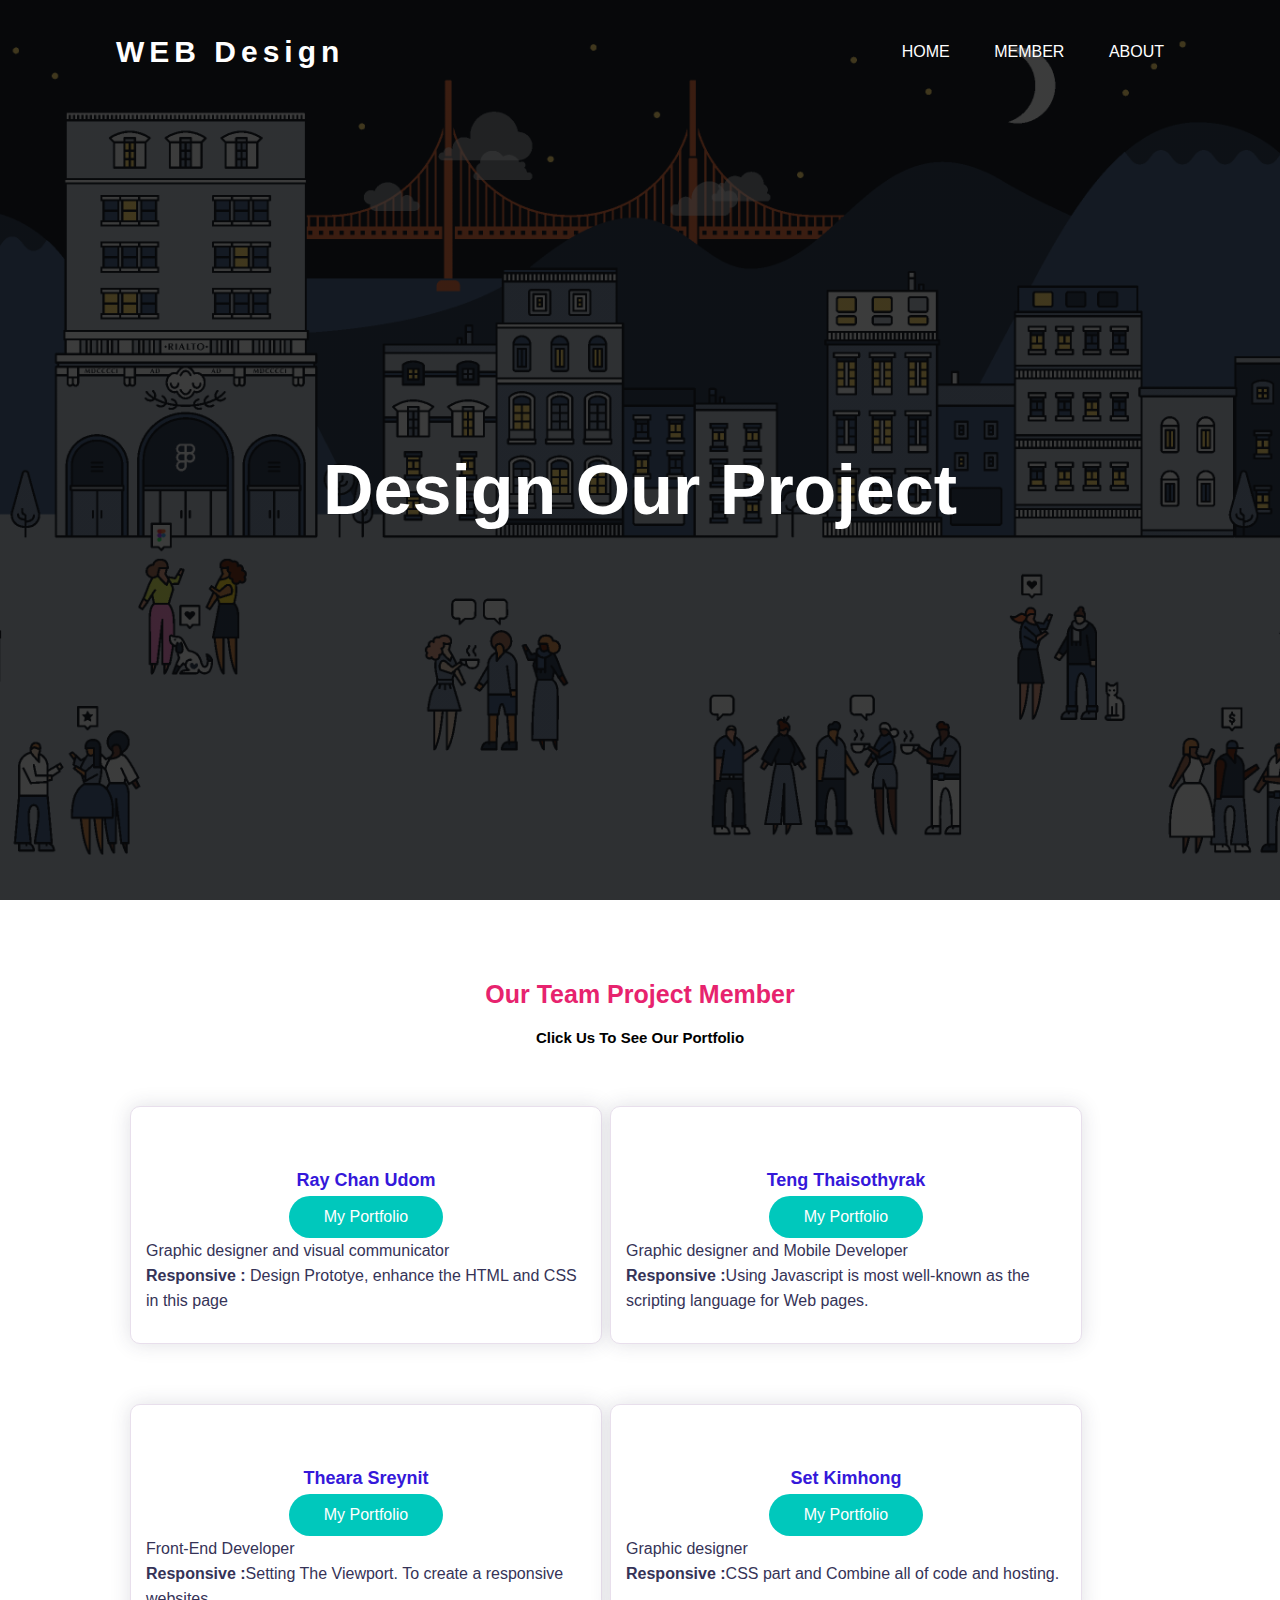
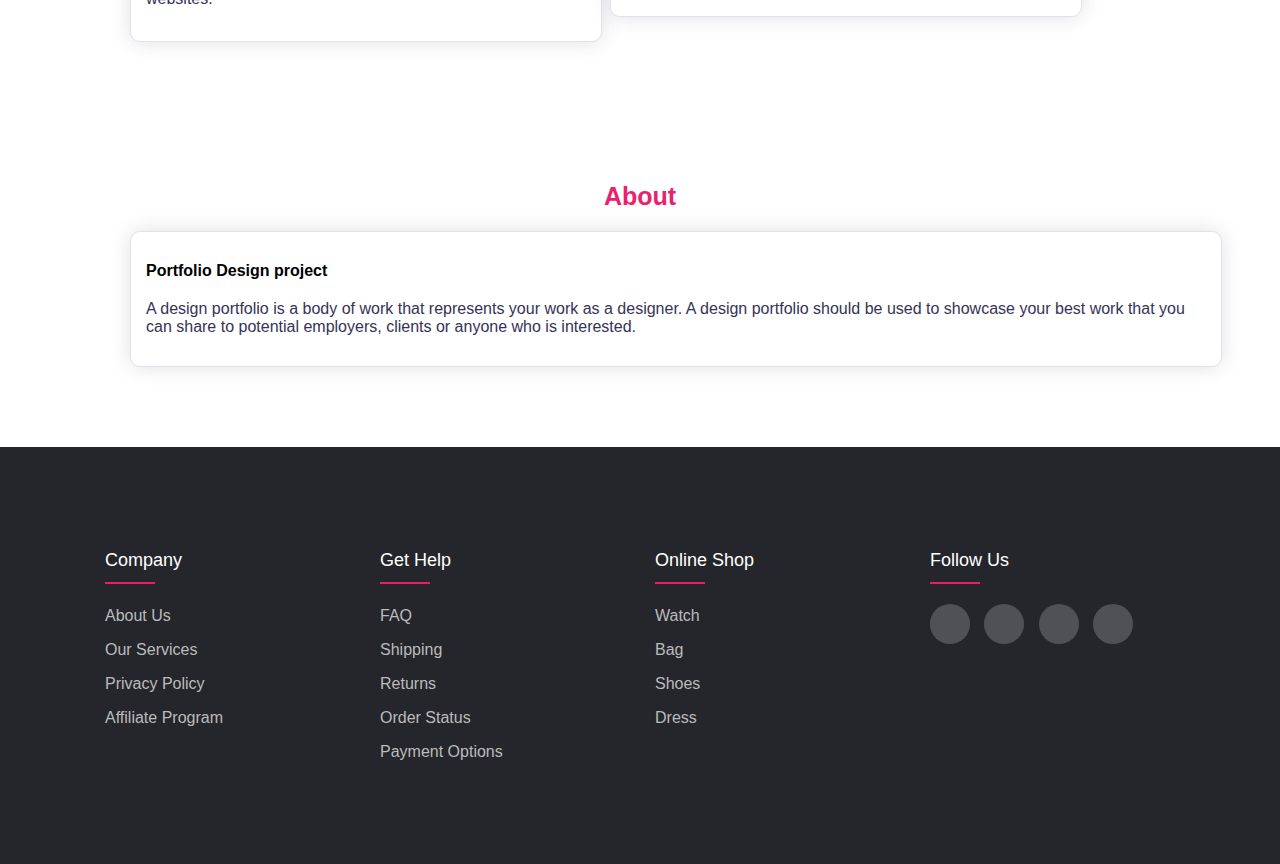
<file: main.html>
<!DOCTYPE html>
<html lang="en">
<head>
    <meta charset="UTF-8">
    <meta http-equiv="X-UA-Compatible" content="IE=edge">
    <title>Document</title>
    <link rel="stylesheet" href="css/mainstyle.css">
    <link rel="stylesheet" href="https://cdnjs.cloudflare.com/ajax/libs/font-awesome/6.1.1/css/all.min.css" integrity="sha512-KfkfwYDsLkIlwQp6LFnl8zNdLGxu9YAA1QvwINks4PhcElQSvqcyVLLD9aMhXd13uQjoXtEKNosOWaZqXgel0g==" crossorigin="anonymous" referrerpolicy="no-referrer" />
</head>
<body>
    <div class="main">
        <section id="home">
            <div class="banner">
                <div class="navbar">
                    <div class="logo"><a href="#">WEB Design</a></div>
                    <ul>
                        <li><a href="#home">Home</a></li>
                        <li><a href="#member">Member</a></li>
                        <li><a href="#about">About</a></li>
                    </ul>
                </div>
                <div class="content">
                    <h1>Design Our Project</h1>
                   
                </div>
            </div>
        </section>
        <section class="member section " id="member" >
            <div class="container">
                    <h3 class="member-title padd-15">Our Team Project Member</h3>
                    <h4 class="member-sub-title padd-15">Click Us To See Our Portfolio</h4>
                    <div class="row">
                        <!--Member Info item start-->
                        <div class="member-info-item padd-15">
                            <div class="box shadow-dark">
                                    <div class="icon"><i class="fa-solid fa-user"></i></div>
                                    <h4>Ray Chan Udom</h4>
                                    <button class="btn"><a href="index.html">My Portfolio</a></button>
                                    <p>Graphic designer and visual communicator</p>
                                    <p><b>Responsive :</b> Design Prototye, enhance the HTML and CSS in this page</p>
                            </div>    
                        </div>
                         <!--Member Info item End-->
                          <!--Member Info item start-->
                        <div class="member-info-item padd-15">
                            <div class="box shadow-dark">
                                    <div class="icon"><i class="fa-solid fa-user"></i></div>
                                    <h4>Teng Thaisothyrak</h4>
                                    <button class="btn"><a href="index.html">My Portfolio</a></button>
                                    <p>Graphic designer and Mobile Developer</p>
                                    <p><b>Responsive :</b>Using Javascript is most well-known as the scripting language for Web pages.</p>
                            </div>    
                        </div>
                         <!--Member Info item End-->
                          <!--Member Info item start-->
                        <div class="member-info-item padd-15">
                            <div class="box shadow-dark">
                                    <div class="icon"><i class="fa-solid fa-user"></i></div>
                                    <h4>Theara Sreynit</h4>
                                    <button class="btn"><a href="index.html">My Portfolio</a></button>
                                    <p>Front-End Developer</p>
                                    <p><b>Responsive :</b>Setting The Viewport. To create a responsive websites.</p>
                            </div>    
                        </div>
                         <!--Member Info item End-->
                          <!--Member Info item start-->
                        <div class="member-info-item padd-15">
                            <div class="box shadow-dark">
                                    <div class="icon"><i class="fa-solid fa-user"></i></div>
                                    <h4>Set Kimhong</h4>
                                    <button class="btn"><a href="index.html">My Portfolio</a></button>
                                    <p>Graphic designer</p>
                                    <p><b>Responsive :</b>CSS part and Combine all of code and hosting.</p>
                            </div>    
                        </div>
                         <!--Member Info item End-->
                        
                    </div> 
                </div>
        </section>
        <section class="about section" id="about">
            <div class="container">
                <h3 class="about-title padd-15">About</h3>
                <div class="about-info-item padd-15">
                    <div class="box shadow-dark">
                            <h4>Portfolio Design project</h4>
                            <p>A design portfolio is a body of work that represents your work as a designer. A design portfolio should be used to showcase your best work that you can share to potential employers, clients or anyone who is interested.</p>
                    </div>    
                </div>
            </div>
        </section>
        <section style="line-height: 1.5;
        font-family: 'Poppins', sans-serif;">
            <footer class="footer">
                <div class="container">
                    <div class="row-footer">
                        <div class="footer-col">
                            <h4>company</h4>
                            <ul>
                                <li><a href="#">about us</a></li>
                                <li><a href="#">our services</a></li>
                                <li><a href="#">privacy policy</a></li>
                                <li><a href="#">affiliate program</a></li>
                            </ul>
                        </div>
                        <div class="footer-col">
                            <h4>get help</h4>
                            <ul>
                                <li><a href="#">FAQ</a></li>
                                <li><a href="#">shipping</a></li>
                                <li><a href="#">returns</a></li>
                                <li><a href="#">order status</a></li>
                                <li><a href="#">payment options</a></li>
                            </ul>
                        </div>
                        <div class="footer-col">
                            <h4>online shop</h4>
                            <ul>
                                <li><a href="#">watch</a></li>
                                <li><a href="#">bag</a></li>
                                <li><a href="#">shoes</a></li>
                                <li><a href="#">dress</a></li>
                            </ul>
                        </div>
                        <div class="footer-col">
                            <h4>follow us</h4>
                            <div class="social-links">
                                <a href="#"><i class="fab fa-facebook-f"></i></a>
                                <a href="#"><i class="fab fa-twitter"></i></a>
                                <a href="#"><i class="fab fa-instagram"></i></a>
                                <a href="#"><i class="fab fa-linkedin-in"></i></a>
                            </div>
                        </div>
                    </div>
                </div>
           </footer>
        </section>
       </div>
       </div>
    </div>
</body>
</html>
</file>
<file: css/mainstyle.css>
@import url('https://fonts.googleapis.com/css2?family=Courgette&family=Hind:wght@300;400;500;600&family=Hurricane&family=IBM+Plex+Sans+Arabic:wght@200;300;400;500&family=Pacifico&family=Permanent+Marker&family=Poppins:wght@100;200;300;400;500;600;700;800;900&family=Tapestry&display=swap');
*{
    margin: 0;
    padding: 0;
    font-family: sans-serif;
}
.row{
    display: flex;
    flex-wrap: wrap;
    position: relative;
}
.shadow-dark{
    box-shadow: 0 0 20px rgb(48, 46, 77,0.15);

}
:root{
    --bg-black-900:#faf2f2fc;
    --bg-black-100:#ffffff;
    --bg-black-50:#e8dfec;
    --text-black-900:#353357;
    --text-black-700:#504e70;
}
.banner{
    width: 100%;
    height: 100vh;
    background-image: linear-gradient(rgba(0,0,0,0.75),rgba(0,0,0,0.75)),url(../image/5.png);
    background-size: cover;
    background-position: center;
}
.navbar{
    width: 85%;
    margin: auto;
    padding: 35px 0;
    display: flex;
    align-items: center;
    justify-content: space-between;
}
.navbar .logo{
    top: 50px;
    font-size: 30px;
    text-transform: capitalize;
}
.navbar .logo a{
    color:white;
    font-weight: 700;
    text-decoration: none;
    padding: 15px 20px;
    letter-spacing: 5px;
    position: relative;
    cursor: pointer;
}
.navbar ul li{
    list-style: none;
    display: inline-block;
    margin: 0 20px;
    position: relative;
}
.navbar ul li a{
    text-decoration: none;
    color: #ffffff;
    text-transform: uppercase;
}
.navbar ul li::after{
    content:'';
    height: 3px;
    width: 0;
    background: #009688;
    position: absolute;
    left: 0;
    bottom: -10px;
    transition: all 0.3s ease;
}
.navbar ul li:hover::after{
    width: 100%;
}
.content{
    width: 100%;
    position: absolute;
    top: 50%;
    transform: translateY(-50%);
    text-align:center;
    color: #ffffff;
}
.content h1{
    font-size: 70px;
    margin-top: 80px;
}
.content p{
    margin: 20px auto;
    font-weight: 100;
    line-height: 25px;
}
/* member */

.container{
    max-width: 1100px;
    width: 100%;
    margin: 80px auto;
}
.member-title{
    color: #e7236e;
    text-align: center;
    font-size: 25px;
    margin-bottom: 20px;
}
.member-sub-title{
    color: black;
    text-align: center;
    font-size: 15px;
    margin-bottom: 60px;
    
}
.member .member-info-item {
    flex: 0 0 40%;
    max-width: 40%;
    text-align: center;
    margin-bottom: 60px;
    margin-left: 40px;
}
.member .member-info-item p{
    text-align: left;
}
.member .box{
    background-color: var(--bg-black-100);
    padding: 30px 15px;
    border: 1px solid var(--bg-black-50);
    border-radius: 10px;
    width: 100%;
    position: relative;
    
}
.member .member-info-item .icon{
    display: inline-block;
}

.member .member-info-item .icon .fa-solid{
    font-size: 25px;
    color: #2b2a55
}
.member .member-info-item h4{
    font-size: 18px;
    font-weight: 700;
    color: #3518da;
    text-transform: capitalize;
    margin: 15px 0 5px;
}
.member .member-info-item p{
    font-size: 16px;
    line-height: 25px;
    color:var(--text-black-900);
    font-weight: 400;
}
.btn {
    text-decoration: none;
    font-size: 16px;
    font-weight: 500;
    padding: 12px 35px;
    
    border-radius: 40px;
    display: inline-block;
    white-space: nowrap;
    border: none;
    background: #00C8BC;
    transition: all 0.3s ease;
}
.btn a{
    text-decoration: none;
    font-size: 16px;
    font-weight: 500;
    color: white;
}
.btn:hover{
    
    background: #00C880;
}
.btn:hover a{
    color: black;
}
/* about */
.about-title{
    color: #e7236e;
    text-align: center;
    font-size: 25px;
    margin-bottom: 20px;
}
.about-sub-title{
    color: black;
    text-align: center;
    font-size: 15px;
    margin-bottom: 60px;
}
.about .about-info-item {
    flex: 0 0 100%;
    max-width: 100%;
    text-align: left;
    margin-bottom: 60px;
    margin-left: 40px;
}
.about .about-info-item p{
    padding-top: 20px;
    color: var(--text-black-900);
}

.about .box{
    background-color: var(--bg-black-100);
    padding: 30px 15px;
    border: 1px solid var(--bg-black-50);
    border-radius: 10px;
    width: 100%;
    position: relative;
}
/* footer */

.row-footer{
	display: flex;
	flex:0 0 100%;
    max-width: 100%;
}
ul{
	list-style: none;
}
.footer{
	background-color: #24262b;
    padding: 20px 0;
   
}
.footer-col{
   width: 25%;
   padding: 0 15px;
}
.footer-col h4{
	font-size: 18px;
	color: #ffffff;
	text-transform: capitalize;
	margin-bottom: 30px;
	font-weight: 500;
	position: relative;
}
.footer-col h4::before{
	content: '';
	position: absolute;
	left:0;
	bottom: -10px;
	background-color: #e91e63;
	height: 2px;
	box-sizing: border-box;
	width: 50px;
}
.footer-col ul li:not(:last-child){
	margin-bottom: 10px;
}
.footer-col ul li a{
	font-size: 16px;
	text-transform: capitalize;
	color: #ffffff;
	text-decoration: none;
	font-weight: 300;
	color: #bbbbbb;
	display: block;
	transition: all 0.3s ease;
}
.footer-col ul li a:hover{
	color: #ffffff;
	padding-left: 8px;
}
.footer-col .social-links a{
	display: inline-block;
	height: 40px;
	width: 40px;
	background-color: rgba(255,255,255,0.2);
	margin:0 10px 10px 0;
	text-align: center;
	line-height: 40px;
	border-radius: 50%;
	color: #ffffff;
	transition: all 0.5s ease;
}
.footer-col .social-links a:hover{
	color: #24262b;
	background-color: #ffffff;
}

/*responsive*/
@media(max-width: 767px){
  .footer-col{
    width: 50%;
    margin-bottom: 30px;
}
}
@media(max-width: 574px){
  .footer-col{
    width: 100%;
}
}
</file>
